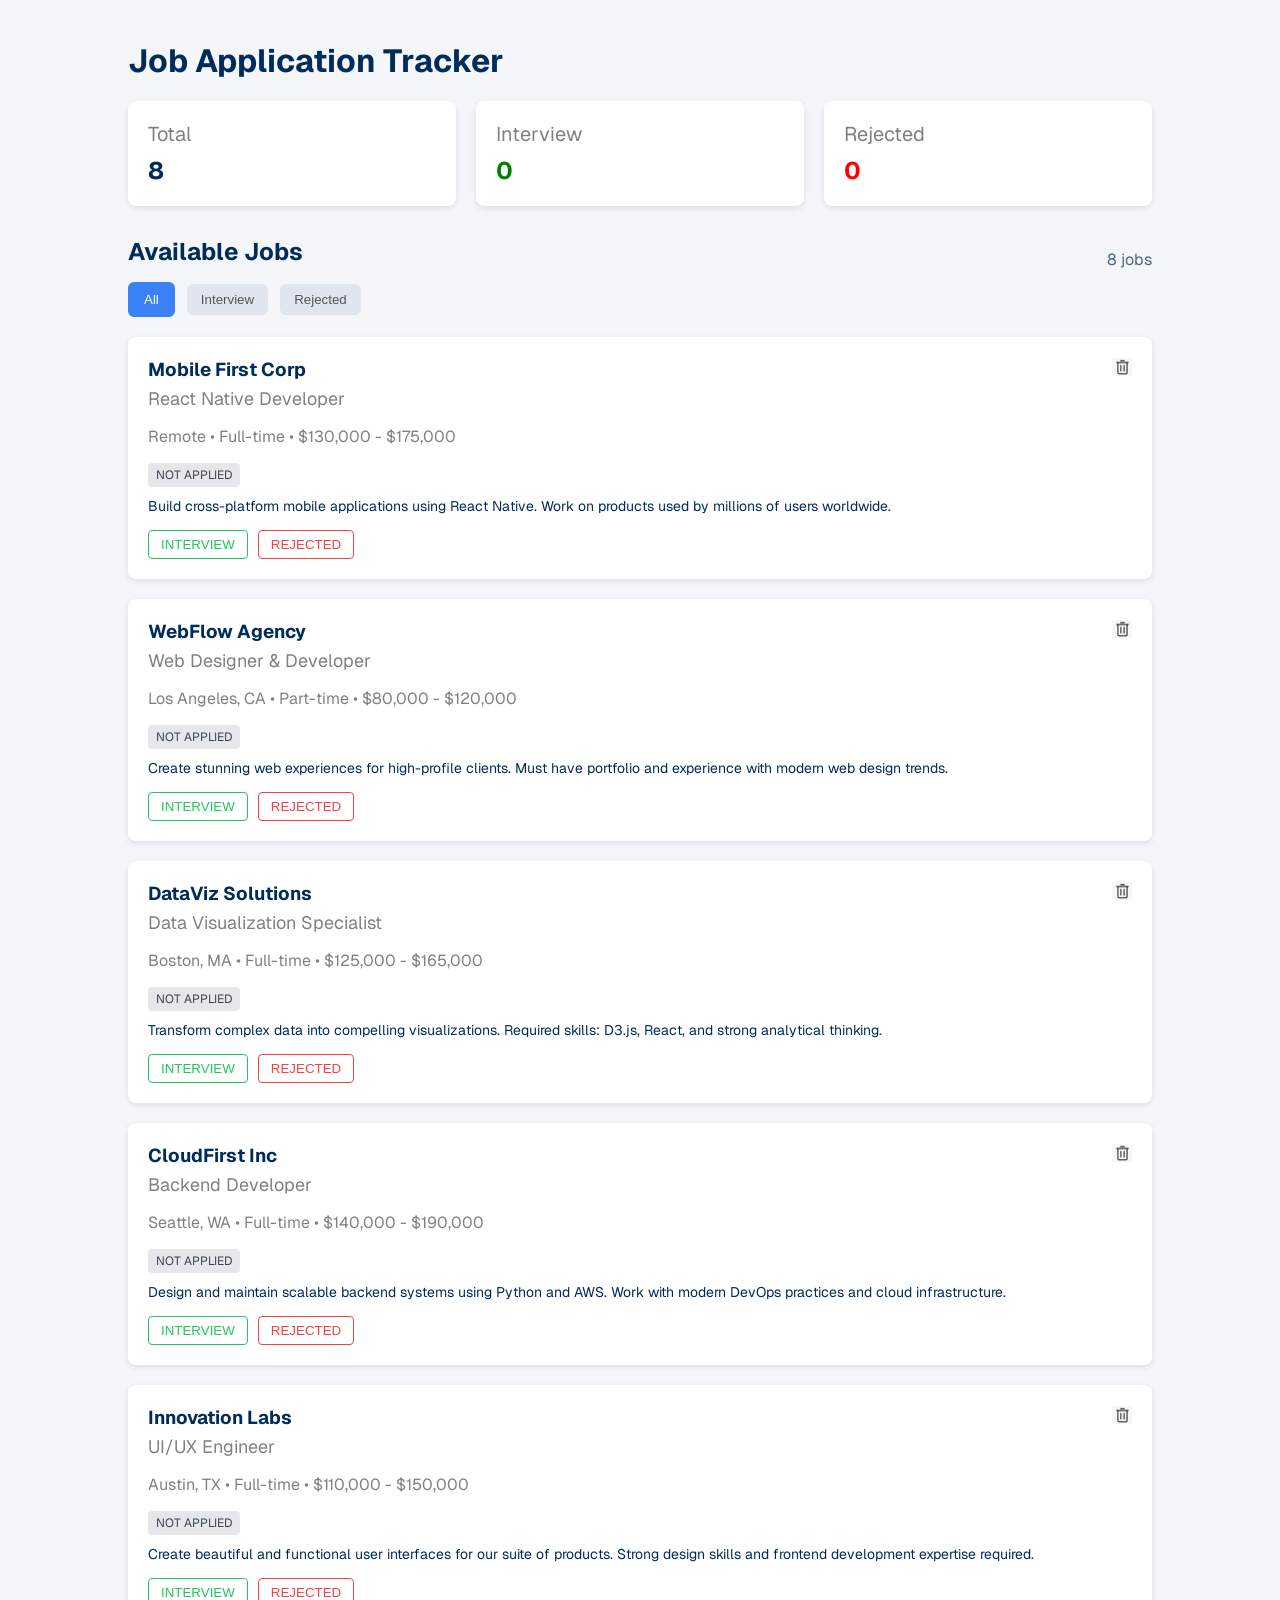
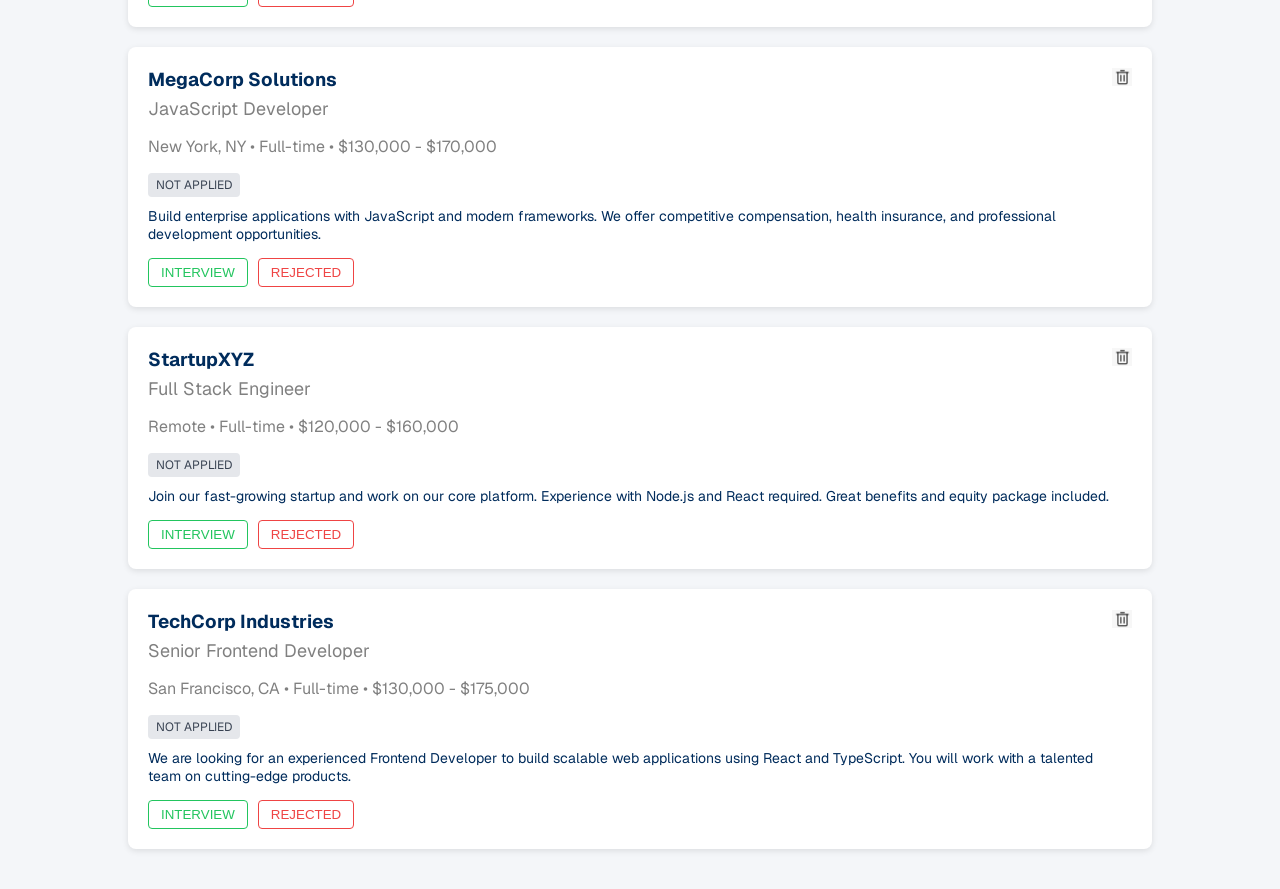
<file: index.html>
<!DOCTYPE html>
<html lang="en">
<head>
  <meta charset="UTF-8">
  <meta name="viewport" content="width=device-width, initial-scale=1.0">
  <title>Job-Application-Tracker</title>
  <link rel="stylesheet" href="style.css">
  <link rel="preconnect" href="https://fonts.googleapis.com">
  <link rel="preconnect" href="https://fonts.gstatic.com" crossorigin>
  <link href="https://fonts.googleapis.com/css2?family=Geist:wght@100..900&family=Inter:ital,opsz,wght@0,14..32,100..900;1,14..32,100..900&display=swap" rel="stylesheet">
</head>
<body>
  <div class="container">       
    <h1>Job Application Tracker</h1>
    <div class="stats">
      <div class="card"><p>Total</p><h2 id="start-total">0</h2></div>
      <div class="card"><p>Interview</p><h2 class="green" id="start-interview">0</h2></div>
      <div class="card"><p>Rejected</p><h2 class="red" id="start-reject">0</h2></div>
    </div>

    <div class="section-header">
    <h2 class="title">Available Jobs</h2>
    <div class="job-count"><span id="section-count">8 jobs</span></div>
    </div>
    <div class="filter">
      <button 
      id="tab-all"
      onclick="switchTab('all')"
      class="tab-active">All</button>
      <button
      id="tab-interview"
      onclick="switchTab('interview')" class="tab-inactive">Interview</button>
      <button
      id="tab-rejected"
      onclick="switchTab('rejected')" class="tab-inactive">Rejected</button>
    </div>

    <div id="jobs-container">

      <section id="no-all" class="no-jobs hidden">
        <img src="jobs.png" alt="no jobs icon">
        <p>No jobs available</p>
        <small>Check back soon for new job opportunities</small>
      </section>

      <section id="no-interview" class="no-jobs hidden">
        <img src="jobs.png" alt="no jobs icon">
        <p>No jobs available</p>
        <small>Check back soon for new job opportunities</small>
      </section>
    
    
      <section id="no-rejected" class="no-jobs hidden">
        <img src="jobs.png" alt="no jobs icon">
        <p>No jobs available</p>
        <small>Check back soon for new job opportunities</small>
      </section>

      <section class="hidden" id="all-container">
    <div class="job-card">
      <div class="content">
        <h3>Mobile First Corp</h3>
        <p class="position">React Native Developer</p>
        <p class="location">Remote • Full-time • $130,000 - $175,000</p>
        <span class="status not-applied">NOT APPLIED</span>
        <p class="description">
          Build cross-platform mobile applications using React Native.
          Work on products used by millions of users worldwide.
        </p>
        <div class="action">
          <button class="interview-btn">INTERVIEW</button>
          <button class="reject-btn">REJECTED</button>
        </div>
      </div>
      <button class="delete-btn"><img src ="delete.png"alt="delete button"></button>
    </div>

    <div class="job-card">
      <div class="content">
        <h3>WebFlow Agency</h3>
        <p class="position">Web Designer & Developer</p>
        <p class="location">Los Angeles, CA • Part-time • $80,000 - $120,000</p>
        <span class="status not-applied">NOT APPLIED</span>
        <p class="description">
          Create stunning web experiences for high-profile clients.
          Must have portfolio and experience with modern web design trends.
        </p>
        <div class="action">
          <button class="interview-btn">INTERVIEW</button>
          <button class="reject-btn">REJECTED</button>
        </div>
      </div>
      <button class="delete-btn"><img src ="delete.png"alt="delete button"></button>
    </div>

    <div class="job-card">
      <div class="content">
        <h3>DataViz Solutions</h3>
        <p class="position">Data Visualization Specialist</p>
        <p class="location">Boston, MA • Full-time • $125,000 - $165,000</p>
        <span class="status not-applied">NOT APPLIED</span>
        <p class="description">
          Transform complex data into compelling visualizations.
          Required skills: D3.js, React, and strong analytical thinking.
        </p>
        <div class="action">
          <button class="interview-btn">INTERVIEW</button>
          <button class="reject-btn">REJECTED</button>
        </div>
      </div>
      <button class="delete-btn"><img src ="delete.png"alt="delete button"></button>
    </div>

  
    <div class="job-card">
      <div class="content">
        <h3>CloudFirst Inc</h3>
        <p class="position">Backend Developer</p>
        <p class="location">Seattle, WA • Full-time • $140,000 - $190,000</p>
        <span class="status not-applied">NOT APPLIED</span>
        <p class="description">
          Design and maintain scalable backend systems using Python and AWS.
          Work with modern DevOps practices and cloud infrastructure.
        </p>
        <div class="action">
          <button class="interview-btn">INTERVIEW</button>
          <button class="reject-btn">REJECTED</button>
        </div>
      </div>
      <button class="delete-btn"><img src ="delete.png "alt="delete button"></button>
    </div>

    <div class="job-card">
      <div class="content">
        <h3>Innovation Labs</h3>
        <p class="position">UI/UX Engineer</p>
        <p class="location">Austin, TX • Full-time • $110,000 - $150,000</p>
        <span class="status not-applied">NOT APPLIED</span>
        <p class="description">
          Create beautiful and functional user interfaces for our suite of products.
          Strong design skills and frontend development expertise required.
        </p>
        <div class="action">
          <button class="interview-btn">INTERVIEW</button>
          <button class="reject-btn">REJECTED</button>
        </div>
      </div>
      <button class="delete-btn"><img src ="delete.png"alt="delete button"></button>
    </div>

  
    <div class="job-card">
      <div class="content">
        <h3>MegaCorp Solutions</h3>
        <p class="position">JavaScript Developer</p>
        <p class="location">New York, NY • Full-time • $130,000 - $170,000</p>
        <span class="status not-applied">NOT APPLIED</span>
        <p class="description">
          Build enterprise applications with JavaScript and modern frameworks.
          We offer competitive compensation, health insurance, and professional development opportunities.
        </p>
        <div class="action">
          <button class="interview-btn">INTERVIEW</button>
          <button class="reject-btn">REJECTED</button>
        </div>
      </div>
      <button class="delete-btn"><img src ="delete.png"alt="delete button"></button>
    </div>

  
    <div class="job-card">
      <div class="content">
        <h3>StartupXYZ</h3>
        <p class="position">Full Stack Engineer</p>
        <p class="location">Remote • Full-time • $120,000 - $160,000</p>
        <span class="status not-applied">NOT APPLIED</span>
        <p class="description">
          Join our fast-growing startup and work on our core platform.
          Experience with Node.js and React required. Great benefits and equity package included.
        </p>
        <div class="action">
          <button 
         
          class="interview-btn">INTERVIEW</button>
          <button 
         
          class="reject-btn">REJECTED</button>
        </div>
      </div>
      <button class="delete-btn"><img src ="delete.png"alt="delete button"></button>
    </div>

  
    <div class="job-card">
      <div class="content">
        <h3>TechCorp Industries</h3>
        <p class="position">Senior Frontend Developer</p>
        <p class="location">San Francisco, CA • Full-time • $130,000 - $175,000</p>
        <span class="status not-applied">NOT APPLIED</span>
        <p class="description">
          We are looking for an experienced Frontend Developer to build scalable web applications using React and TypeScript.
          You will work with a talented team on cutting-edge products.
        </p>
        <div class="action">
          <button class="interview-btn">INTERVIEW</button>
          <button class="reject-btn">REJECTED</button>
        </div>
      </div>
      <button class="delete-btn"><img src ="delete.png"alt="delete button"></button>
    </div>
      </section>

  <section class="hidden" id="interview-container"></section>
  <section class="hidden" id="rejected-container"></section>
   
    </div>
    
  </div>
  <script src="script.js"></script>
</body>
</html>
</file>
<file: style.css>
* {
  margin: 0;
  padding: 0;
  box-sizing: border-box;
}
body {
  font-family: "Geist", sans-serif;
  font-optical-sizing: auto;
  background-color: #f4f6f9;
}
.container {
  width: 80%;
  max-width: 1110px;
  margin: 40px auto;
  color:rgba(0, 44, 92, 1);

}
h1 {
  margin-bottom: 20px;
 
}
.stats {
  display: flex;
  gap: 20px;
  margin-bottom: 30px;
}
.section-header {
  display: flex;
  justify-content: space-between;
  align-items: center;
 
}
.job-count{
  opacity: 0.7;
}
.no-jobs {
  text-align: center;
  padding: 40px;
  color: #555;
  background: #f9fafb;
  border-radius: 8px;
  box-shadow: 0 2px 6px rgba(0,0,0,0.1);
}

.no-jobs img {
  width: 80px;
  height: 80px;
  margin-bottom: 15px;
  opacity: 0.7;
}

.no-jobs p {
  font-size: 18px;
  font-weight: bold;
  margin-bottom: 8px;
}

.no-jobs small {
  font-size: 14px;
  color: #777;
}

.hidden{
  display: none;
}


.card {
  flex: 1;
  background: white;
  padding: 20px;
  border-radius: 8px;
  box-shadow: 0 2px 6px rgba(0,0,0,0.1);
}

.card p {
  font-size: 20px;
  color: gray;
}

.card h2 {
  margin-top: 8px;
}

.green {
  color: green;
}

.red {
  color: red;
}


.title {
  margin-bottom: 15px;
}


.filter {
  margin-bottom: 20px;
}

.filter button {
  padding: 8px 14px;
  border: none;
  background: #e0e6f0;
  border-radius: 6px;
  margin-right: 8px;
  cursor: pointer;
}

.tab-inactive { 
  background-color: transparent; 
  border: 1px solid #ccc; 
  color: #555; 
}

.filter button.tab-active {
  background: #3b82f6;
  border: 2px solid #3b82f6;
  color: white;
}


.job-card {
  background: white;
  padding: 20px;
  border-radius: 8px;
  margin-bottom: 20px;
  box-shadow: 0 2px 6px rgba(0,0,0,0.1);
  display: flex;
  justify-content: space-between; 
  align-items: flex-start;
  }

  .content { 
    flex: 1; 
  }

  .delete-btn { 
  background: transparent; 
  border: none; 
  cursor: pointer; 
  color: #999; 
  }
  .delete-btn img { 
    width: 20px;
    height: 20px; 
    object-fit: contain; 
   
  }
    
.job-card h3 {
  margin-bottom: 5px;
}

.position {
  font-size: 18px;
  color: gray;
  margin-bottom: 16px;
 
}

.location {
  font-size: 16px;
  color: gray;
  margin-bottom: 16px;
}

.status {
  display: inline-block;
  font-size: 12px;
  padding: 4px 8px;
  border-radius: 4px;
  margin-bottom: 10px;
}

.not-applied {
  background: #e5e7eb;
  color: #374151;
}
.description {
  font-size: 14px;
  margin-bottom: 15px;
}
.action {
  display: flex;
  gap: 10px;
}
.interview-btn {
  background: transparent;
  color: #22c55e;
  border: none;
  padding: 6px 12px;
  border-radius: 4px;
  cursor: pointer;
  border:1px solid #22c55e;

}

.reject-btn {
  background:transparent;
  color: #ef4444;
  border: none;
  padding: 6px 12px;
  border-radius: 4px;
  border:1px solid #ef4444;
  cursor: pointer;

}
@media screen and (min-width:577px) and (max-width:992px) {

  .container {
    width: 95%;
    margin: 20px auto;
  }

  h1 {
    font-size: 24px;
  }

  .stats {
    flex-direction: column;
    gap: 15px;
  }
  .section-header {
    display: flex;
    justify-content: space-between;
    align-items: center;
  }

  .card p {
    font-size: 16px;
  }

  .card h2 {
    font-size: 22px;
  }
  .filter {
    display: flex;
    flex-wrap: wrap;
    gap: 8px;
  }

  .filter button {
    flex: 1;
    min-width: 100px;
  }
  .job-card {
    padding: 15px;
  }

  .job-card h3 {
    font-size: 18px;
  }

  .position {
    font-size: 16px;
  }

  .location {
    font-size: 14px;
  }

  .description {
    font-size: 13px;
  }

  .action{
    display: flex;
    flex-direction: column;
  }

  .interview-btn,
  .reject-btn {
    width: 100%;
    text-align: center;
  }

}
</file>
